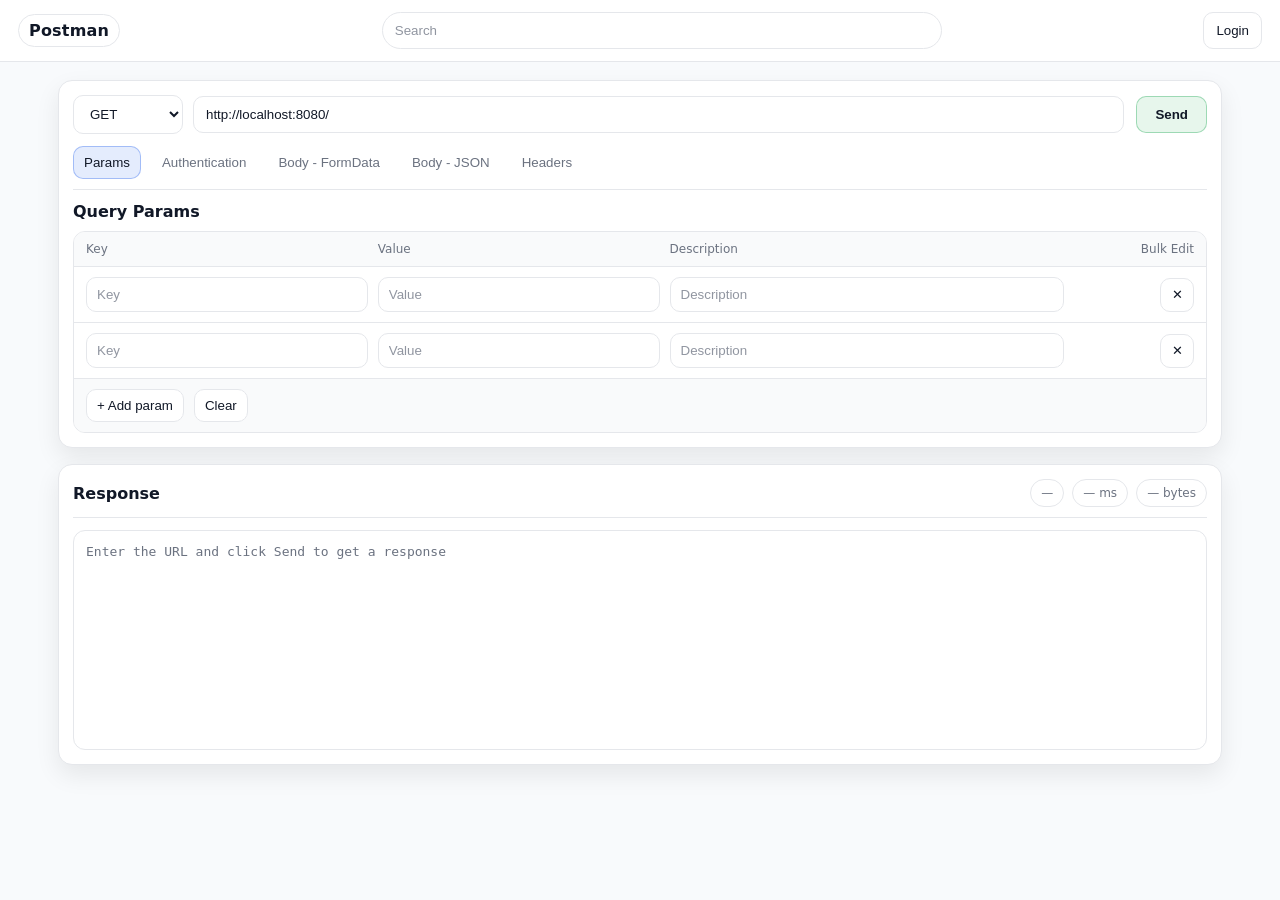
<file: src/main/resources/static/index.html>
<!doctype html>
<html lang="es">
<head>
    <meta charset="utf-8" />
    <meta name="viewport" content="width=device-width,initial-scale=1" />
    <title>Mini Postman</title>
    <link rel="stylesheet" href="assets/css/index.css" />
</head>
<body>
<div class="app">
    <!-- Top bar (simple) -->
    <header class="topbar">
        <div class="brand">Postman</div>
        <div class="search">
            <input id="search" type="text" placeholder="Search" aria-label="Search" />
        </div>
        <div class="top-actions">
            <button class="btn ghost" type="button">Login</button>
        </div>
    </header>

    <main class="content">
        <!-- Request card -->
        <section class="card request">
            <div class="request-row">
                <div class="method-url">
                    <select id="methodSelect" class="select" aria-label="HTTP Method">
                        <option>GET</option>
                        <option>POST</option>
                        <option>PUT</option>
                        <option>PATCH</option>
                        <option>DELETE</option>
                    </select>

                    <input
                            id="urlInput"
                            class="url"
                            type="text"
                            placeholder="Enter URL or paste text"
                            value="http://localhost:8080/"
                            aria-label="Request URL"
                    />
                </div>

                <div class="request-actions">
                    <button id="sendBtn" class="btn send" type="button">Send</button>
                </div>
            </div>

            <!-- Tabs -->
            <div class="tabs">
                <button class="tab active" data-tab="params" type="button">Params</button>
                <button class="tab" data-tab="auth" type="button">Authentication</button>
                <button class="tab" data-tab="formdata" type="button">Body - FormData</button>
                <button class="tab" data-tab="json" type="button">Body - JSON</button>
                <button class="tab" data-tab="headers" type="button">Headers</button>
            </div>

            <!-- Panels -->
            <div class="panel active" id="panel-params">
                <div class="panel-title">Query Params</div>

                <div class="kv-table">
                    <div class="kv-head">
                        <div>Key</div>
                        <div>Value</div>
                        <div>Description</div>
                        <div class="right">Bulk Edit</div>
                    </div>

                    <div id="paramsRows" class="kv-body"></div>

                    <div class="kv-foot">
                        <button class="btn ghost small" id="addParamBtn" type="button">+ Add param</button>
                        <button class="btn ghost small" id="clearParamsBtn" type="button">Clear</button>
                    </div>
                </div>
            </div>

            <div class="panel" id="panel-auth">
                <div class="panel-title">Authentication</div>

                <div class="auth-grid">
                    <label class="field">
                        <span>Username</span>
                        <input id="appUsername" class="input" type="text" autocomplete="username" />
                    </label>

                    <label class="field">
                        <span>Password</span>
                        <input id="appPassword" class="input" type="password" autocomplete="current-password" />
                    </label>

                    <label class="field">
                        <span>API KEY</span>
                        <input id="apiKey" class="input" type="text" placeholder="e.g. Bearer xxx or API key" />
                    </label>
                </div>
            </div>

            <div class="panel" id="panel-formdata">
                <div class="panel-title">Body (form-data)</div>

                <div class="kv-table">
                    <div class="kv-head">
                        <div>Key</div>
                        <div>Value</div>
                        <div>Description</div>
                        <div class="right">Bulk Edit</div>
                    </div>

                    <div id="formDataRows" class="kv-body"></div>

                    <div class="kv-foot">
                        <button class="btn ghost small" id="addFormDataBtn" type="button">+ Add field</button>
                        <button class="btn ghost small" id="clearFormDataBtn" type="button">Clear</button>
                    </div>
                </div>
            </div>

            <div class="panel" id="panel-json">
                <div class="panel-title">Body (raw JSON)</div>

                <label class="field" style="display:block;">
                    <span>JSON</span>
                    <textarea
                            id="jsonBody"
                            class="textarea"
                            rows="10"
                            placeholder='{"hello":"world"}'
                            aria-label="JSON Body"
                    ></textarea>
                </label>
            </div>

            <div class="panel" id="panel-headers">
                <div class="panel-title">Headers</div>

                <div class="kv-table">
                    <div class="kv-head">
                        <div>Key</div>
                        <div>Value</div>
                        <div>Description</div>
                        <div class="right">Bulk Edit</div>
                    </div>

                    <div id="headersRows" class="kv-body"></div>

                    <div class="kv-foot">
                        <button class="btn ghost small" id="addHeaderBtn" type="button">+ Add header</button>
                        <button class="btn ghost small" id="clearHeadersBtn" type="button">Clear</button>
                    </div>
                </div>
            </div>
        </section>

        <!-- Response card -->
        <section class="card response">
            <div class="response-head">
                <div class="response-title">Response</div>
                <div class="response-meta">
                    <span id="statusPill" class="pill muted">—</span>
                    <span id="timePill" class="pill muted">— ms</span>
                    <span id="sizePill" class="pill muted">— bytes</span>
                </div>
            </div>

            <div class="response-body">
                <pre id="responsePre" class="pre muted">Enter the URL and click Send to get a response</pre>
                <div id="errorMsg" class="error muted"></div>
            </div>
        </section>
    </main>
</div>

<script src="assets/index/index.js"></script>
</body>
</html>
</file>
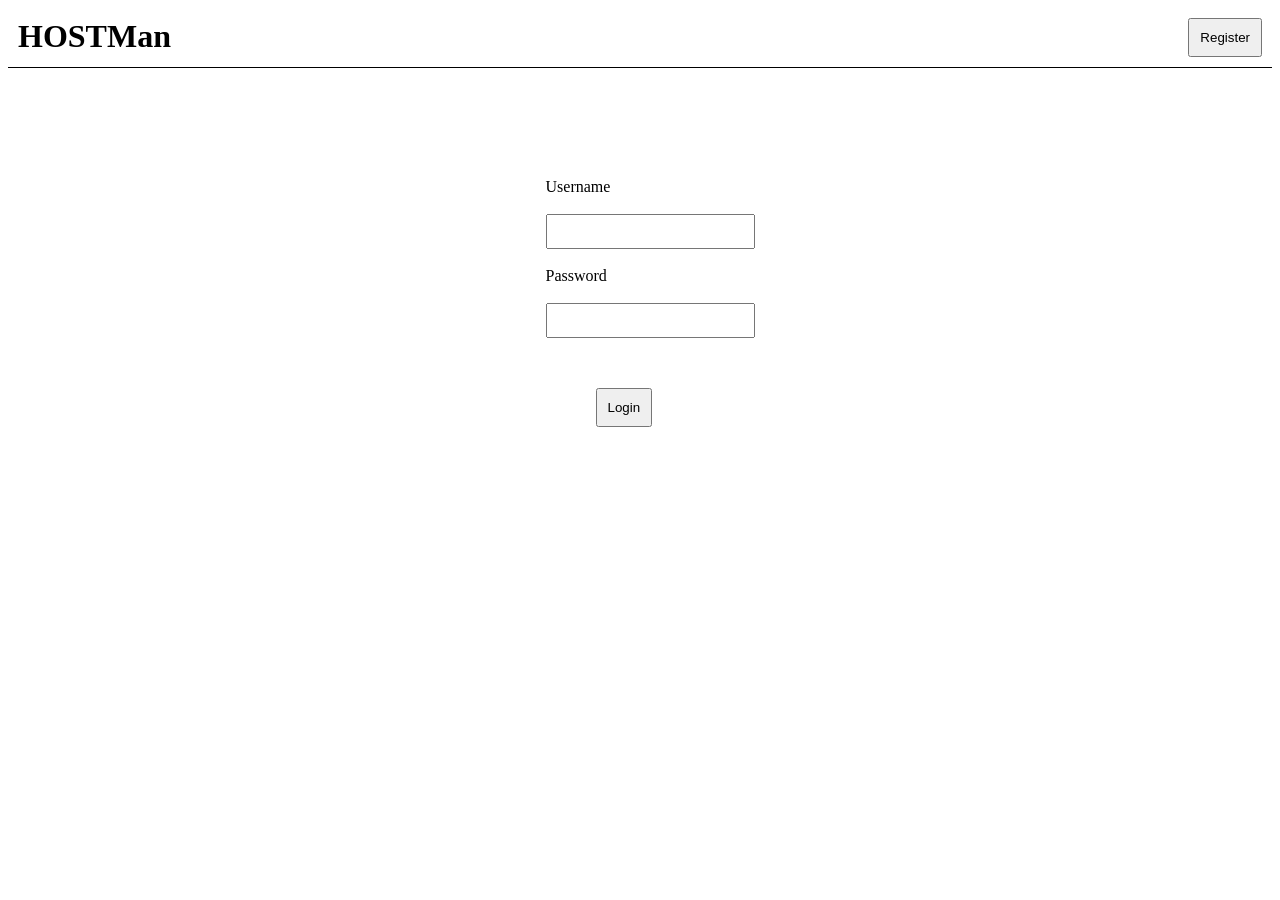
<file: src/main/resources/static/login.html>
<!DOCTYPE html>
<html lang="en">
<head>
    <meta charset="UTF-8">
    <title>Login</title>
    <link rel="stylesheet" href="assets/css/login.css">
</head>
<body>

<header>
    <div class="container">
        <h1>HOSTMan</h1>
        <button id="register-button">Register</button>
    </div>
</header>


<!-- LOGIN -->
<div id="login-panel" class="formulario">

    <form id="login-form">
        <div class="username">
            <label for="login-username">Username</label><br>
            <br><input type="text" id="login-username" required>
        </div>

        <div class="password">
            <br><label for="login-password">Password</label><br>
            <br><input type="password" id="login-password" required>
        </div>

        <button type="submit" class="btn">Login</button>

    </form>

    <div id="login-result" class="result"></div>
</div>

</body>
</html>
</file>
<file: src/main/resources/static/assets/css/index.css>
:root{
  --bg:#f8fafc;           /* fondo app */
  --card:#ffffff;         /* tarjetas */
  --panel:#ffffff;
  --line:#e5e7eb;         /* bordes */
  --text:#111827;         /* texto principal */
  --muted:#6b7280;        /* texto secundario */

  --primary:#2563eb;      /* botones/active */
  --ok:#16a34a;
  --warn:#d97706;
  --bad:#dc2626;

  --shadow: 0 10px 25px rgba(0,0,0,.08);
  --radius:14px;
  --font: ui-sans-serif, system-ui, -apple-system, Segoe UI, Roboto, Arial;
}

*{ box-sizing:border-box; }
html,body{ height:100%; }
body{
  margin:0;
  font-family:var(--font);
  background: var(--bg);
  color: var(--text);
}

.app{ min-height:100%; display:flex; flex-direction:column; }

/* ---------- TOP BAR ---------- */
.topbar{
  display:flex;
  align-items:center;
  gap:16px;
  padding:12px 18px;
  border-bottom:1px solid var(--line);
  background:#ffffff;
  position: sticky;
  top:0;
  z-index:10;
}

.brand{
  font-weight:700;
  letter-spacing:.2px;
  padding:6px 10px;
  border:1px solid var(--line);
  border-radius:999px;
  background:#ffffff;
}

.search{ flex:1; display:flex; justify-content:center; }
.search input{
  width:min(560px, 100%);
  border:1px solid var(--line);
  background:#ffffff;
  color:var(--text);
  padding:10px 12px;
  border-radius:999px;
  outline:none;
}
.search input::placeholder{ color:rgba(107,114,128,.75); }

.top-actions{ display:flex; gap:10px; }

/* ---------- LAYOUT ---------- */
.content{
  display:grid;
  grid-template-columns: 1fr;
  gap:16px;
  padding:18px;
  max-width: 1200px;
  width:100%;
  margin:0 auto;
}

/* ---------- CARDS ---------- */
.card{
  background: var(--card);
  border:1px solid var(--line);
  border-radius: var(--radius);
  box-shadow: var(--shadow);
}

.request{ padding:14px; }
.response{ padding:14px; }

.request-row{
  display:flex;
  align-items:center;
  justify-content:space-between;
  gap:12px;
}

.method-url{
  display:flex;
  align-items:center;
  gap:10px;
  flex:1;
}

/* ---------- INPUTS / SELECTS ---------- */
.select{
  border:1px solid var(--line);
  background:#ffffff;
  color:var(--text);
  padding:10px 12px;
  border-radius: 10px;
  outline:none;
  min-width:110px;
}

.url{
  flex:1;
  border:1px solid var(--line);
  background:#ffffff;
  color:var(--text);
  padding:10px 12px;
  border-radius: 10px;
  outline:none;
}
.url::placeholder{ color:rgba(107,114,128,.75); }

/* ---------- BUTTONS ---------- */
.btn{
  border:1px solid var(--line);
  background:#ffffff;
  color: var(--text);
  padding:10px 12px;
  border-radius: 10px;
  cursor:pointer;
  transition: transform .06s ease, background .15s ease, border-color .15s ease;
  user-select:none;
}
.btn:hover{ background:#f3f4f6; }
.btn:active{ transform: translateY(1px); }

.btn.primary{
  background: rgba(37,99,235,.10);
  border-color: rgba(37,99,235,.35);
  color:#0f172a;
}

.btn.ghost{
  background:#ffffff;
}

.btn.send{
  background: rgba(22,163,74,.10);
  border-color: rgba(22,163,74,.35);
  padding:10px 18px;
  font-weight:700;
}
.btn.small{ padding:8px 10px; border-radius: 10px; }

/* ---------- TABS ---------- */
.tabs{
  margin-top:12px;
  display:flex;
  gap:10px;
  border-bottom:1px solid var(--line);
  padding-bottom:10px;
}

.tab{
  background: #ffffff;
  border:1px solid transparent;
  color: var(--muted);
  padding:8px 10px;
  border-radius: 10px;
  cursor:pointer;
}
.tab:hover{
  background:#f3f4f6;
}
.tab.active{
  background: rgba(37,99,235,.12);
  border-color: rgba(37,99,235,.35);
  color:#111827;
}

/* ---------- PANELS ---------- */
.panel{ display:none; padding-top:12px; }
.panel.active{ display:block; }

.panel-title{
  color: var(--text);
  font-weight:700;
  margin-bottom:10px;
}

/* ---------- KV TABLE (Params/Headers) ---------- */
.kv-table{
  border:1px solid var(--line);
  border-radius: 12px;
  overflow:hidden;
  background:#ffffff;
}

.kv-head, .kv-row{
  display:grid;
  grid-template-columns: 1fr 1fr 1.4fr 120px;
  gap:10px;
  padding:10px 12px;
  align-items:center;
}

.kv-head{
  font-size:12px;
  color: var(--muted);
  background:#f9fafb;
  border-bottom:1px solid var(--line);
}

.kv-body .kv-row{
  border-bottom:1px solid var(--line);
}
.kv-body .kv-row:last-child{ border-bottom:none; }

.kv-row input{
  width:100%;
  border:1px solid var(--line);
  background:#ffffff;
  color:var(--text);
  padding:9px 10px;
  border-radius: 10px;
  outline:none;
}
.kv-row input::placeholder{ color:rgba(107,114,128,.75); }

.right{ text-align:right; }

.kv-actions{
  display:flex;
  justify-content:flex-end;
  gap:8px;
}

.icon-btn{
  width:34px;
  height:34px;
  border-radius: 10px;
  border:1px solid var(--line);
  background:#ffffff;
  color: var(--text);
  cursor:pointer;
}
.icon-btn:hover{ background:#f3f4f6; }

.kv-foot{
  padding:10px 12px;
  display:flex;
  gap:10px;
  justify-content:flex-start;
  border-top:1px solid var(--line);
  background:#f9fafb;
}

/* ---------- AUTH ---------- */
.auth-grid{
  display:grid;
  grid-template-columns: 1fr;
  gap:12px;
  max-width: 700px;
}

.field{
  display:grid;
  gap:6px;
}

.field > span{
  color: var(--muted);
  font-size:12px;
}

.input{
  border:1px solid var(--line);
  background:#ffffff;
  color:var(--text);
  padding:10px 12px;
  border-radius: 10px;
  outline:none;
}

.hint{
  color: var(--muted);
  font-size:12px;
}

/* ---------- RESPONSE ---------- */
.response-head{
  display:flex;
  align-items:center;
  justify-content:space-between;
  gap:12px;
  padding-bottom:10px;
  border-bottom:1px solid var(--line);
}

.response-title{ font-weight:800; }
.response-meta{ display:flex; gap:8px; flex-wrap:wrap; }

.pill{
  font-size:12px;
  padding:6px 10px;
  border-radius:999px;
  border:1px solid var(--line);
  background:#ffffff;
  color: var(--text);
}

.pill.muted{ color: var(--muted); }

.pill.ok{
  background: rgba(22,163,74,.10);
  border-color: rgba(22,163,74,.35);
  color:#14532d;
}
.pill.warn{
  background: rgba(217,119,6,.10);
  border-color: rgba(217,119,6,.35);
  color:#7c2d12;
}
.pill.bad{
  background: rgba(220,38,38,.10);
  border-color: rgba(220,38,38,.35);
  color:#7f1d1d;
}

.response-body{ padding-top:12px; }

.pre{
  margin:0;
  padding:12px;
  border-radius: 12px;
  border:1px solid var(--line);
  background:#ffffff;
  overflow:auto;
  min-height: 220px;
  line-height: 1.4;
  color: var(--text);
}

.pre.muted{ color: var(--muted); }
</file>
<file: src/main/resources/static/assets/css/login.css>
.container {
    display: flex;
    justify-content: space-between;
    border-bottom: 1px solid black;
     width: 100%;
}

button {
    padding: 10px;
    margin: 10px;
    justify-content: right;
}

h1 {

    justify-content: center;
    margin: 10px;

}
.formulario {
     display: flex;
     justify-content: center;
     padding: 10px;
     margin: 100px;
}

input {
    padding: 8px;
    width: 100%;
}

.formulario button {
    margin: 50px;
    padding:10px;
}
</file>
